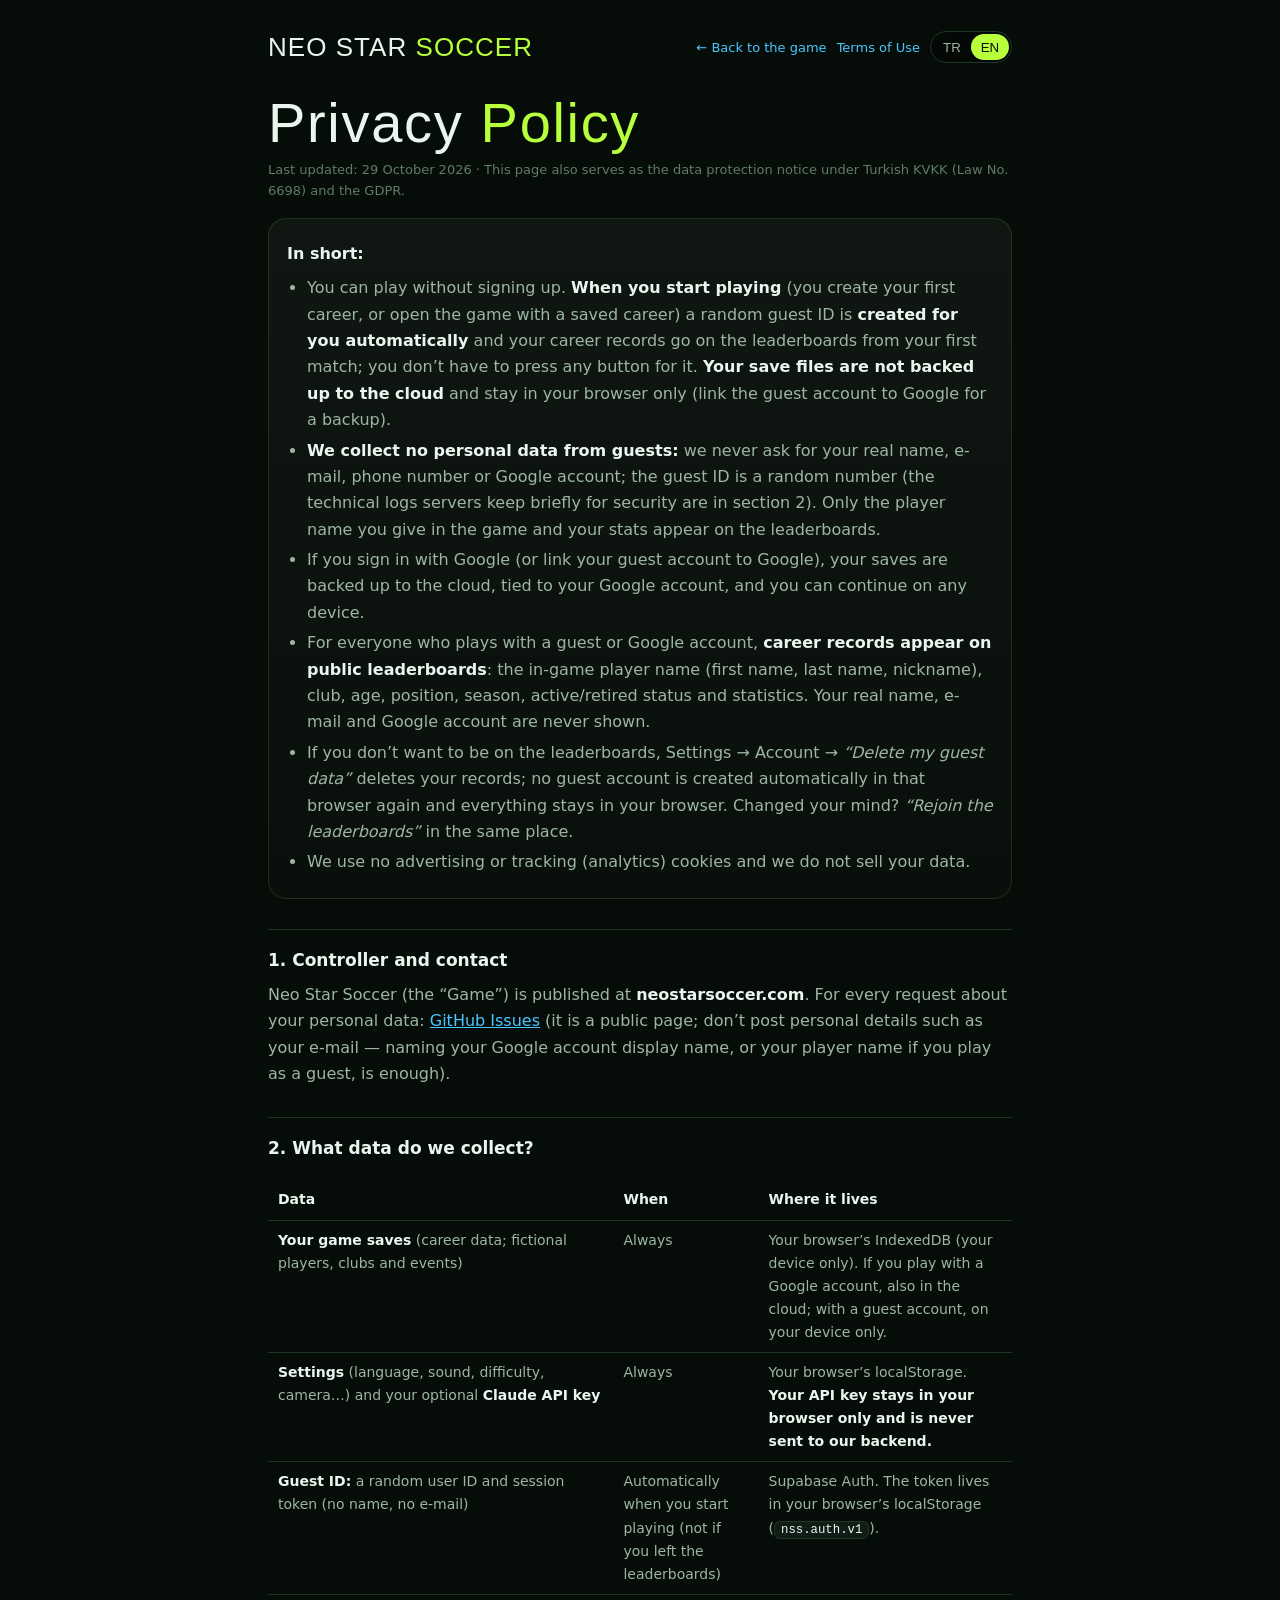
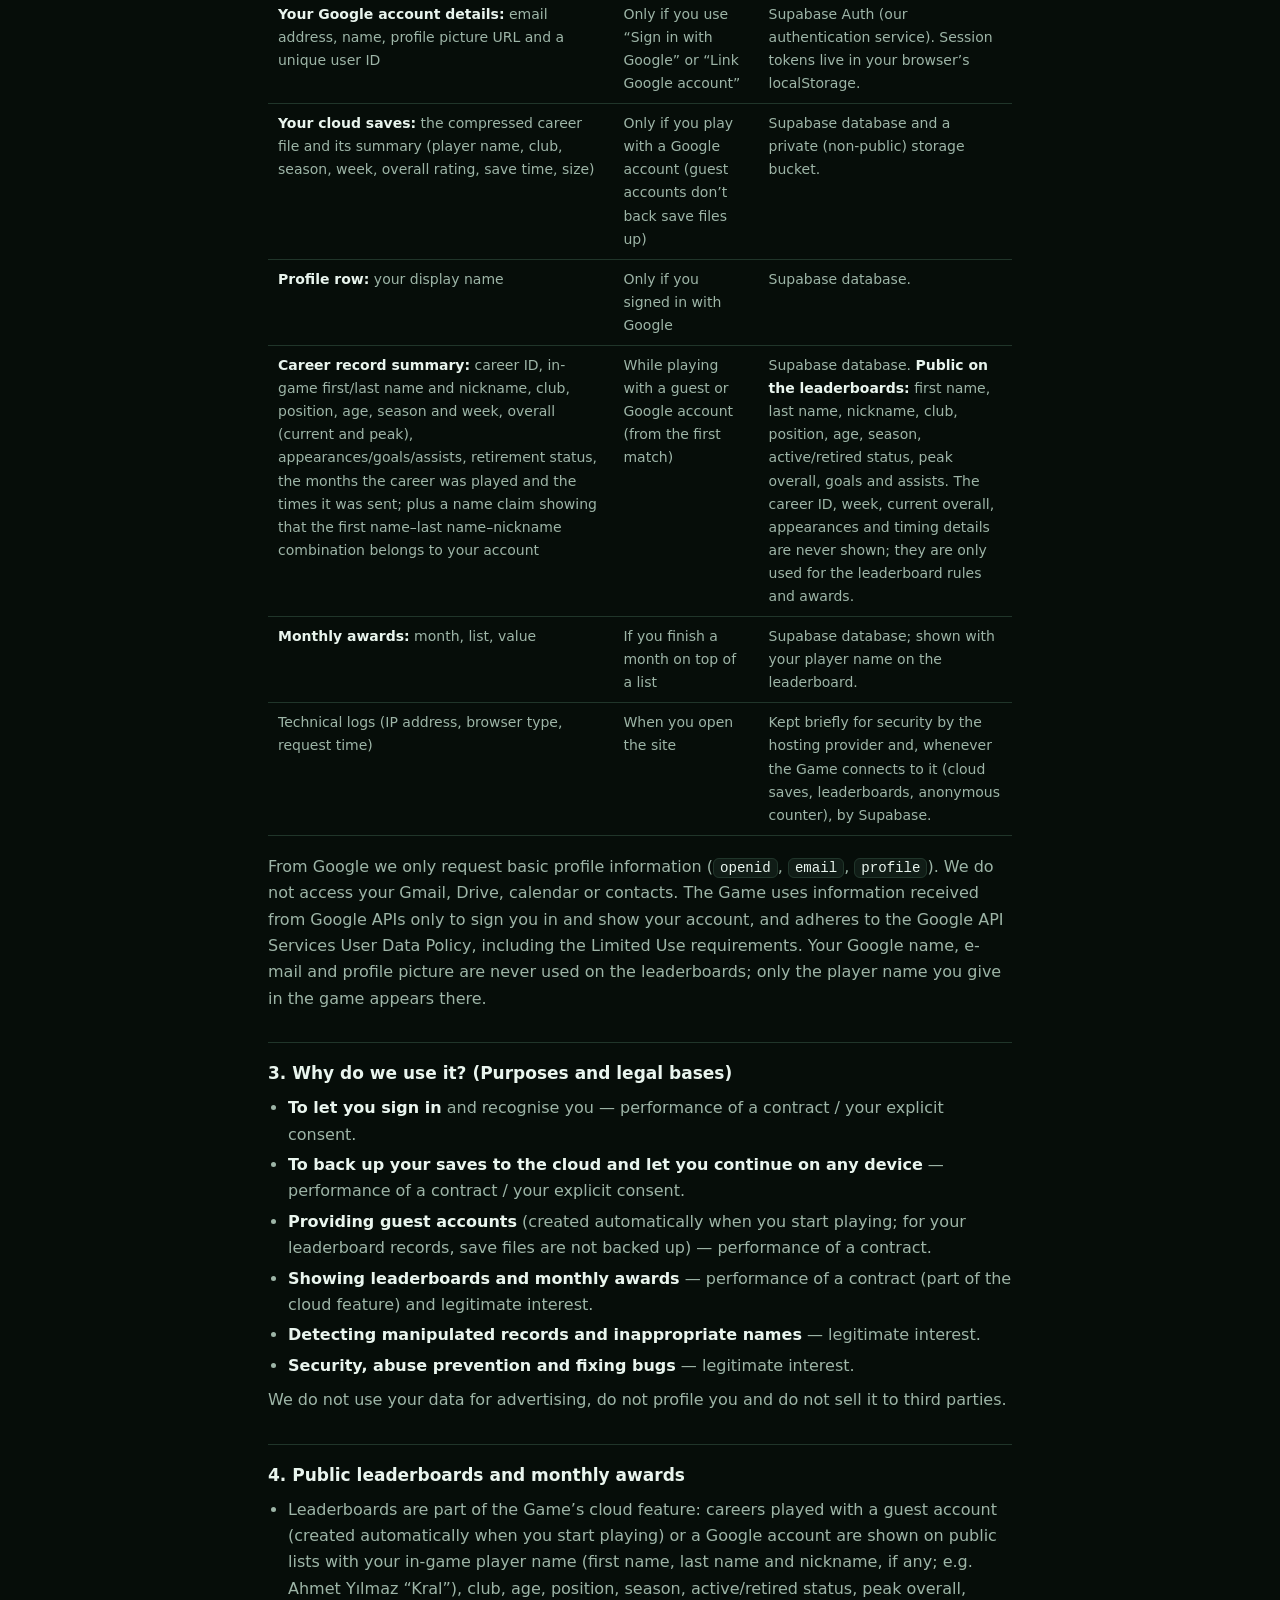
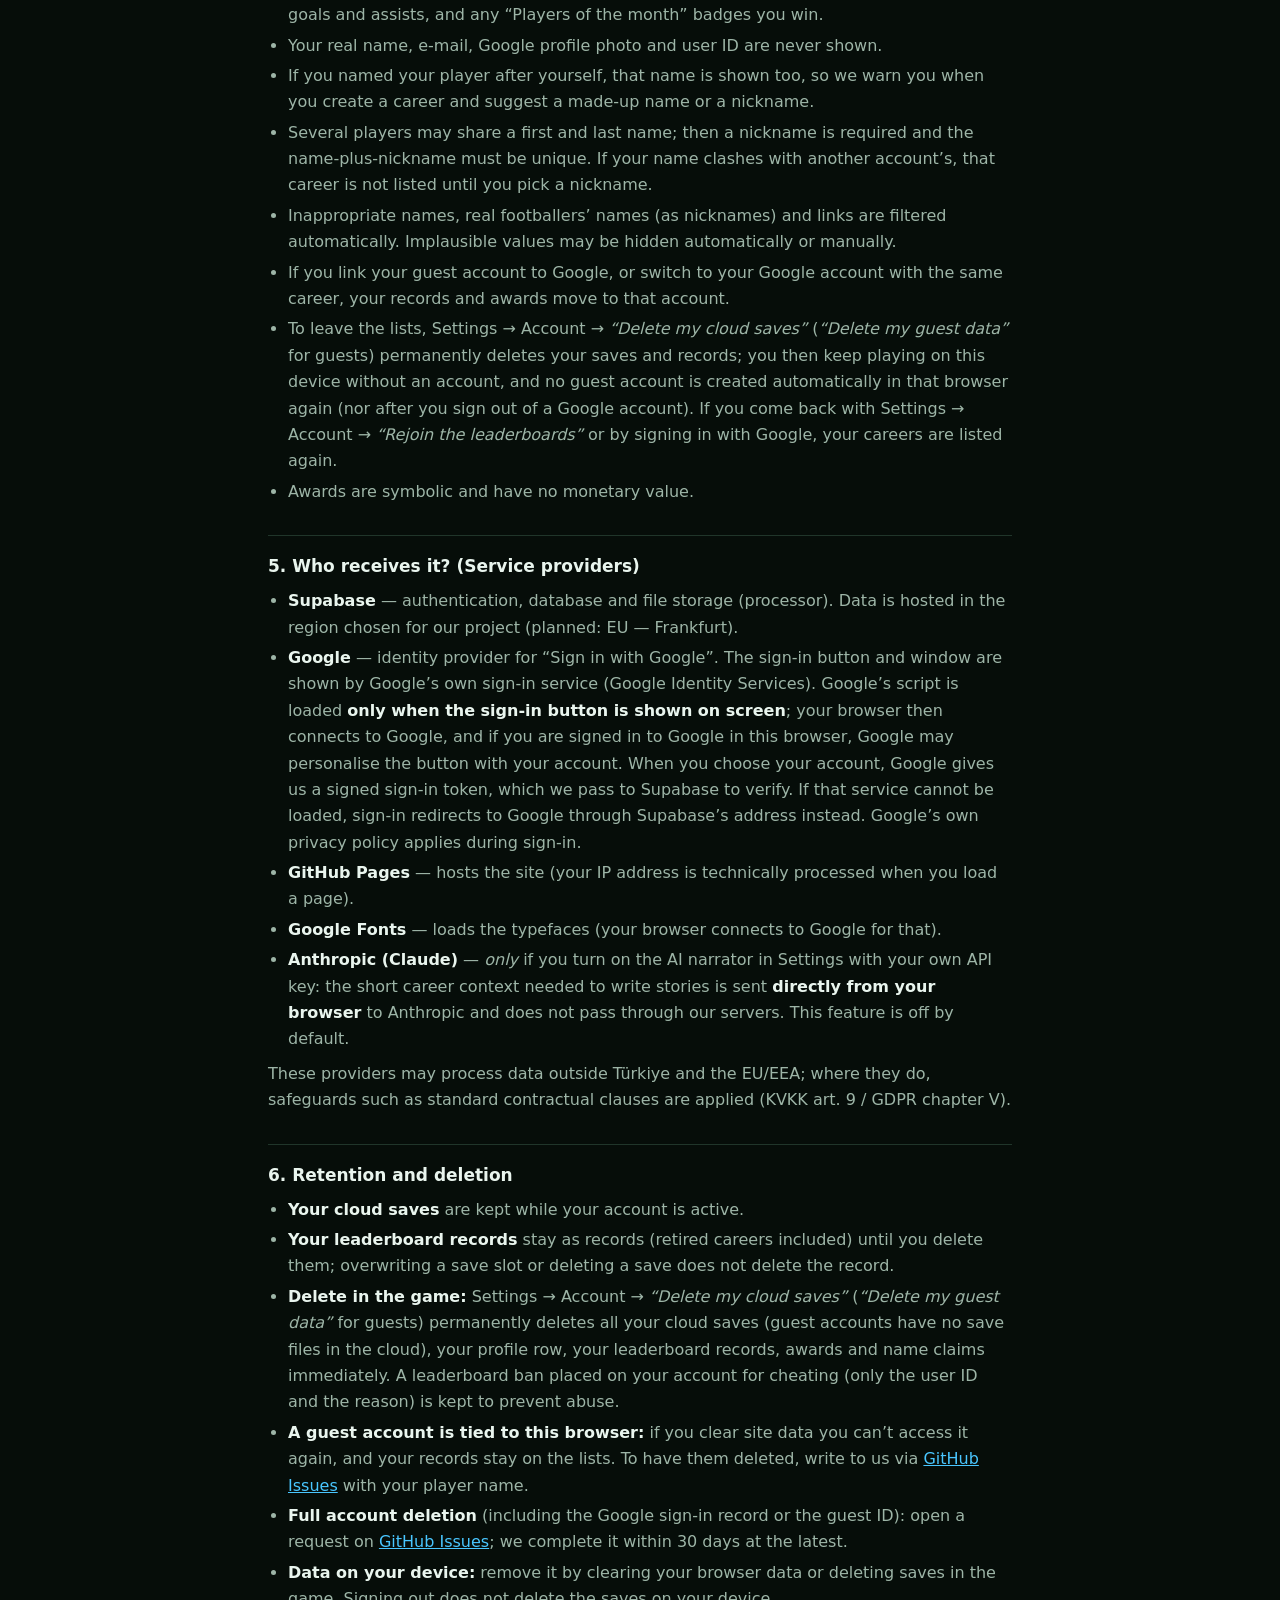
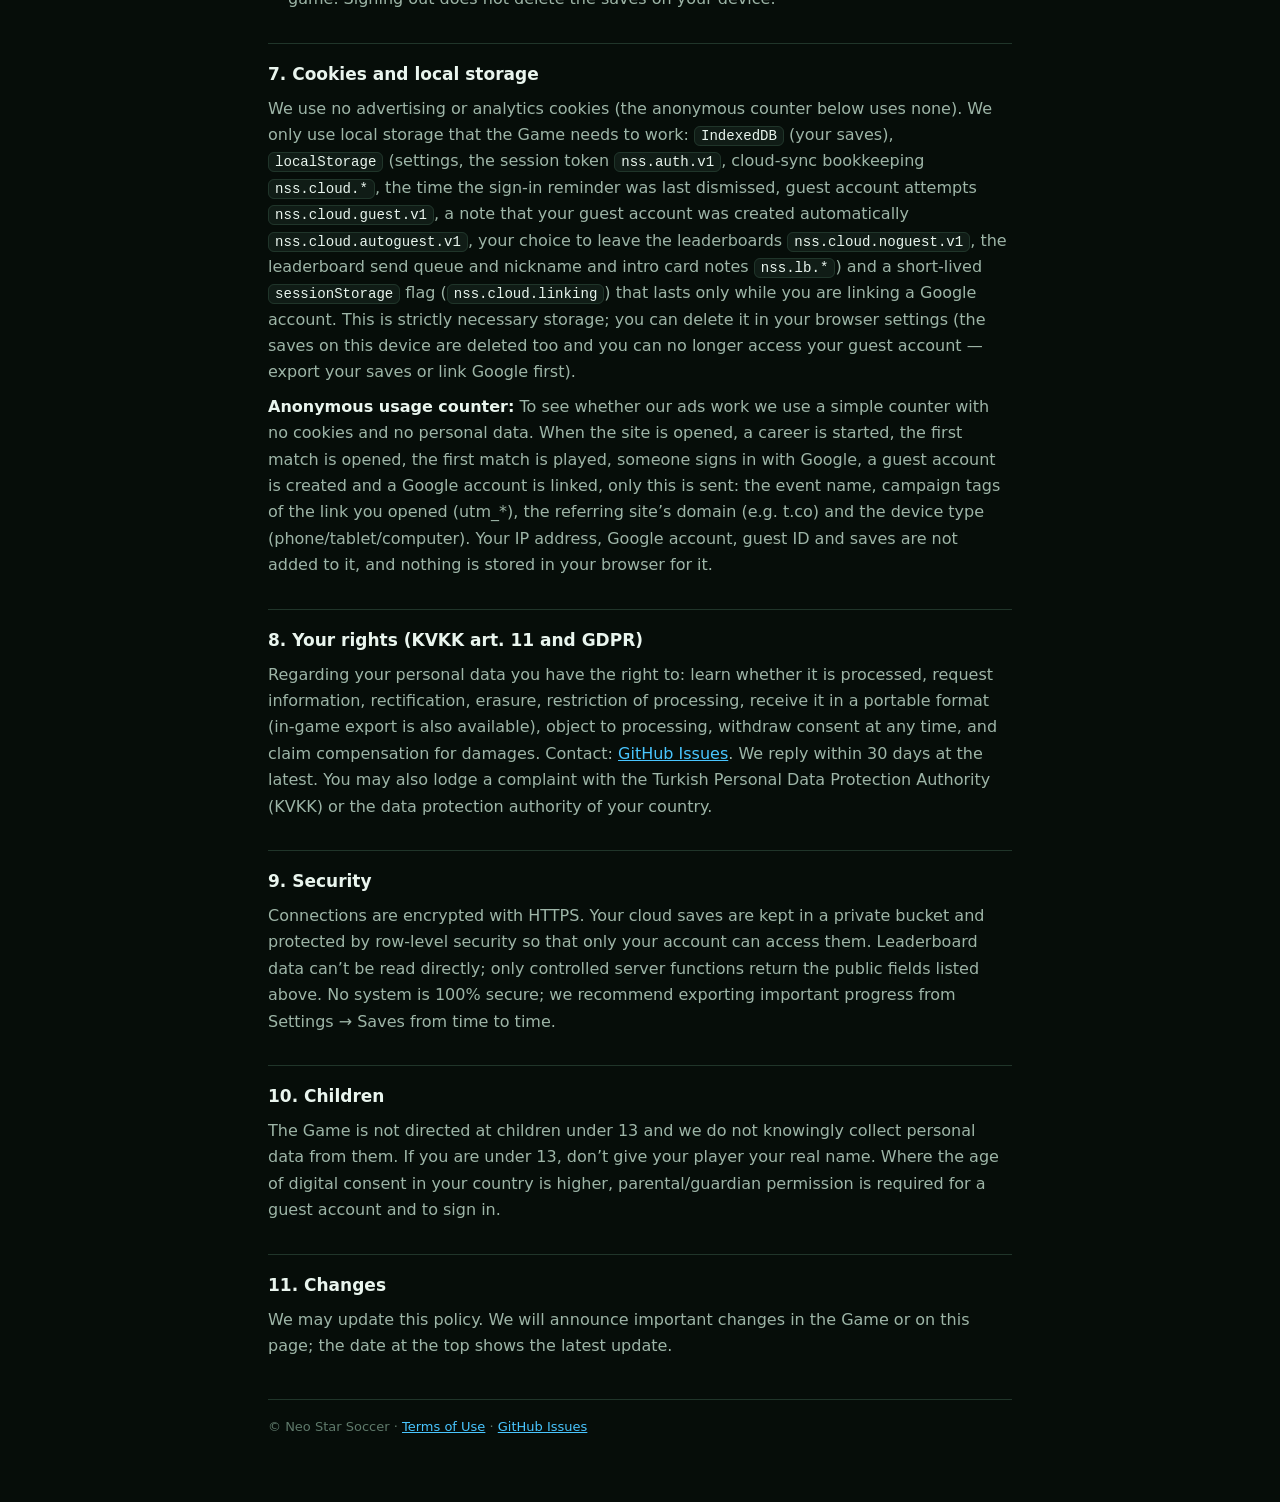
<file: privacy.html>
<!doctype html>
<html lang="tr">
<head>
<meta charset="UTF-8" />
<meta name="viewport" content="width=device-width, initial-scale=1.0" />
<meta name="theme-color" content="#060d09" />
<title>Gizlilik Politikası · Privacy Policy — Neo Star Soccer</title>
<meta name="description" content="Neo Star Soccer gizlilik politikası ve KVKK / GDPR aydınlatma metni. Privacy policy and data protection notice." />
<link rel="icon" href="data:image/svg+xml,<svg xmlns='http://www.w3.org/2000/svg' viewBox='0 0 100 100'><text y='.9em' font-size='90'>⚽</text></svg>" />
<style>
  :root { --bg:#060d09; --panel:#101c16; --line:#20352a; --ink:#e9f5ee; --dim:#9db5a7; --mute:#5f7a6b; --accent:#b8ff3c; --info:#49c6ff; color-scheme: dark; }
  * { box-sizing: border-box; }
  html { -webkit-text-size-adjust: 100%; }
  body { margin:0; background: radial-gradient(1000px 600px at 85% -10%, #12301f 0%, transparent 60%), var(--bg); color:var(--ink);
    font: 16px/1.65 Inter, ui-sans-serif, system-ui, -apple-system, "Segoe UI", Roboto, sans-serif; -webkit-font-smoothing: antialiased; }
  .wrap { max-width: 780px; margin: 0 auto; padding: 20px 18px 64px; }
  header.top { display:flex; align-items:center; justify-content:space-between; gap:12px; flex-wrap:wrap; padding: 6px 0 18px; }
  .brand { font-family: "Bebas Neue", Impact, "Arial Narrow", sans-serif; letter-spacing: .04em; font-size: 26px; color: var(--ink); text-decoration:none; }
  .brand b { color: var(--accent); font-weight: 400; }
  nav.tools { display:flex; align-items:center; gap:10px; flex-wrap:wrap; font-size: 13px; }
  nav.tools a { color: var(--info); text-decoration:none; } nav.tools a:hover { text-decoration: underline; }
  .lang { display:inline-flex; border:1px solid var(--line); border-radius:999px; padding:2px; background: rgba(0,0,0,.3); }
  .lang button { border:0; background:transparent; color:var(--dim); font: 700 12px/1 inherit; text-transform:uppercase; height:26px; width:38px; border-radius:999px; cursor:pointer; }
  .lang button[aria-pressed="true"] { background: var(--accent); color: var(--bg); }
  h1 { font-family: "Bebas Neue", Impact, "Arial Narrow", sans-serif; font-weight:400; letter-spacing:.03em; font-size: clamp(38px, 8vw, 56px); line-height: 1; margin: 8px 0 6px; }
  h1 span { color: var(--accent); }
  h2 { font-size: 17px; margin: 30px 0 8px; padding-top: 16px; border-top: 1px solid var(--line); color: var(--ink); }
  p, li { color: var(--dim); } p { margin: 8px 0; } ul { padding-left: 20px; margin: 8px 0; } li { margin: 4px 0; }
  strong { color: var(--ink); } a { color: var(--info); } code { background: var(--panel); border:1px solid var(--line); border-radius:6px; padding: 1px 6px; font-size: .88em; color: var(--ink); }
  .meta { color: var(--mute); font-size: 13px; }
  .card { background: linear-gradient(180deg, rgba(255,255,255,.045), rgba(255,255,255,.015)); border:1px solid rgba(184,255,60,.12); border-radius: 18px; padding: 14px 18px; margin: 16px 0; }
  table { width:100%; border-collapse: collapse; margin: 10px 0; font-size: 14px; }
  th, td { text-align:left; vertical-align:top; padding: 8px 10px; border-bottom: 1px solid var(--line); color: var(--dim); } th { color: var(--ink); font-weight:700; }
  .scroll { overflow-x:auto; }
  html[data-lang="tr"] [lang="en"], html[data-lang="en"] [lang="tr"] { display: none; }
  footer { margin-top: 40px; padding-top: 16px; border-top: 1px solid var(--line); font-size: 13px; color: var(--mute); }
</style>
</head>
<body>
<div class="wrap">
<header class="top">
  <a class="brand" href="./">NEO STAR <b>SOCCER</b></a>
  <nav class="tools">
    <a href="./">← <span lang="tr">Oyuna dön</span><span lang="en">Back to the game</span></a>
    <a href="terms.html"><span lang="tr">Kullanım Koşulları</span><span lang="en">Terms of Use</span></a>
    <span class="lang" role="group" aria-label="Language"><button type="button" data-set="tr" aria-pressed="true">TR</button><button type="button" data-set="en" aria-pressed="false">EN</button></span>
  </nav>
</header>

<!-- ============================ TÜRKÇE ============================ -->
<main lang="tr">
  <h1>Gizlilik <span>Politikası</span></h1>
  <p class="meta">Son güncelleme: 29 Ekim 2026 · Bu metin aynı zamanda 6698 sayılı KVKK kapsamında aydınlatma metnidir.</p>

  <div class="card">
    <p><strong>Kısaca:</strong></p>
    <ul>
      <li>Oyunu üye olmadan oynayabilirsin. <strong>Oynamaya başladığında</strong> (ilk kariyerini kurduğunda ya da kayıtlı kariyerinle oyunu açtığında) senin için <strong>otomatik olarak</strong> rastgele bir misafir kimliği oluşturulur ve ilk maçından itibaren kariyer rekorların sıralamalara kaydedilir; bunun için bir düğmeye basman gerekmez. <strong>Kayıt dosyaların buluta yedeklenmez</strong>, yalnızca tarayıcında kalır (yedek için misafir hesabını Google’a bağlayabilirsin).</li>
      <li><strong>Misafirlerden kişisel veri toplamayız:</strong> gerçek adını, e-postanı, telefonunu ya da Google hesabını istemeyiz; misafir kimliği rastgele bir numaradır (sunucuların güvenlik için kısa süre tuttuğu teknik kayıtlar 2. bölümde). Sıralamada yalnızca oyun içinde verdiğin oyuncu adı ve istatistikler görünür.</li>
      <li>“Google ile giriş yap” dersen (ya da misafir hesabını Google’a bağlarsan) kayıtların buluta yedeklenir, Google hesabına bağlanır ve her cihazdan devam edersin.</li>
      <li>Misafir ya da Google hesabıyla oynayan herkesin <strong>kariyer rekorları herkese açık sıralamalarda görünür</strong>: oyun içi oyuncu adı (ad, soyad, lakap), kulüp, yaş, mevki, sezon, aktif/emekli durumu ve istatistikler. Gerçek adın, e-postan ve Google hesabın hiçbir zaman gösterilmez.</li>
      <li>Sıralamalarda yer almak istemezsen Ayarlar → Hesap → <em>“Misafir verilerimi sil”</em> rekorlarını siler; o tarayıcıda bir daha otomatik misafir hesabı açılmaz ve her şey yalnızca tarayıcında kalır. Fikrini değiştirirsen aynı yerden <em>“Sıralamaya tekrar katıl”</em>.</li>
      <li>Reklam ya da izleme (analitik) çerezi kullanmıyoruz, verini satmıyoruz.</li>
    </ul>
  </div>

  <h2>1. Veri sorumlusu ve iletişim</h2>
  <p>Neo Star Soccer (“Oyun”) <strong>neostarsoccer.com</strong> adresinde yayınlanır. Kişisel verilerinle ilgili tüm talepler için: <a href="https://github.com/oknkeles/neostarsoccer-site/issues">GitHub Issues</a> (herkese açık bir sayfadır; e-posta gibi kişisel bilgilerini oraya yazma, Google hesabının adını ya da misafirsen oyuncu adını belirtmen yeterli).</p>

  <h2>2. Hangi verileri topluyoruz?</h2>
  <div class="scroll"><table>
    <tr><th>Veri</th><th>Ne zaman</th><th>Nerede durur</th></tr>
    <tr><td><strong>Oyun kayıtların</strong> (kariyer verin; oyun içi hayali oyuncu, kulüp ve olaylar)</td><td>Her zaman</td><td>Tarayıcının IndexedDB deposu (yalnızca senin cihazın). Google hesabıyla oynarsan ayrıca bulutta; misafir hesabında yalnızca cihazında.</td></tr>
    <tr><td><strong>Ayarlar</strong> (dil, ses, zorluk, kamera vb.) ve isteğe bağlı <strong>Claude API anahtarın</strong></td><td>Her zaman</td><td>Tarayıcının localStorage deposu. <strong>API anahtarın yalnızca tarayıcında kalır, bizim sunucularımıza hiçbir zaman gönderilmez.</strong></td></tr>
    <tr><td><strong>Misafir kimliği:</strong> rastgele kullanıcı kimliği ve oturum belirteci (ad, e-posta yok)</td><td>Oynamaya başladığında otomatik olarak (sıralamalardan çıktıysan oluşturulmaz)</td><td>Supabase Auth. Belirteç tarayıcının localStorage deposunda (<code>nss.auth.v1</code>).</td></tr>
    <tr><td><strong>Google hesap bilgilerin:</strong> e-posta adresi, ad-soyad, profil fotoğrafı bağlantısı ve benzersiz kullanıcı kimliği</td><td>Yalnızca “Google ile giriş yap”ı ya da “Google hesabına bağla”yı kullanırsan</td><td>Supabase Auth (kimlik doğrulama hizmetimiz). Oturum belirteçleri tarayıcının localStorage deposunda.</td></tr>
    <tr><td><strong>Bulut kayıtların:</strong> sıkıştırılmış kariyer dosyası ve özeti (oyuncu adı, kulüp, sezon, hafta, genel güç, kayıt zamanı, boyut)</td><td>Yalnızca Google hesabıyla oynuyorsan (misafir hesapları kayıt dosyası yedeklemez)</td><td>Supabase veritabanı ve özel (herkese kapalı) depolama alanı.</td></tr>
    <tr><td><strong>Profil satırı:</strong> görünen adın</td><td>Yalnızca Google ile giriş yaptıysan</td><td>Supabase veritabanı.</td></tr>
    <tr><td><strong>Kariyer rekoru özeti:</strong> kariyer kimliği, oyun içi ad/soyad/lakap, kulüp, mevki, yaş, sezon ve hafta, genel güç (anlık ve en yüksek), maç/gol/asist sayıları, emeklilik durumu, kariyerin hangi aylarda oynandığı ve gönderim zamanları; ayrıca ad-soyad-lakap üçlüsünün hesabına ait olduğunu gösteren ad kaydı</td><td>Misafir ya da Google hesabıyla oynarken (ilk maçtan itibaren)</td><td>Supabase veritabanı. <strong>Sıralamalarda herkese açık olanlar:</strong> ad, soyad, lakap, kulüp, mevki, yaş, sezon, aktif/emekli durumu, en yüksek genel güç, gol ve asist sayıları. Kariyer kimliği, hafta, anlık genel güç, maç sayısı ve zaman bilgileri gösterilmez; yalnızca sıralama kuralları ve ödüller için kullanılır.</td></tr>
    <tr><td><strong>Aylık ödüller:</strong> ay, liste, değer</td><td>Bir ayı listenin zirvesinde bitirirsen</td><td>Supabase veritabanı; sıralamada oyuncu adınla gösterilir.</td></tr>
    <tr><td>Teknik kayıtlar (IP adresi, tarayıcı türü, istek zamanı)</td><td>Siteyi açtığında</td><td>Barındırma sağlayıcısı ve (oyun ona bağlandığında: bulut kayıtları, sıralamalar, anonim sayaç) Supabase tarafından güvenlik amacıyla kısa süre tutulur.</td></tr>
  </table></div>
  <p>Google’dan yalnızca temel profil bilgilerini (<code>openid</code>, <code>email</code>, <code>profile</code>) isteriz. Gmail, Drive, takvim ya da kişilerine erişmeyiz. Oyun, Google API’lerinden aldığı bilgileri yalnızca giriş yapman ve hesabını göstermen için kullanır; Google API Hizmetleri Kullanıcı Verileri Politikası’na (Sınırlı Kullanım gereklilikleri dahil) uyar. Google’dan gelen adın, e-postan ve profil fotoğrafın sıralamalarda hiçbir zaman kullanılmaz; orada yalnızca oyun içinde verdiğin oyuncu adı görünür.</p>

  <h2>3. Verileri neden kullanıyoruz? (Amaçlar ve hukuki sebepler)</h2>
  <ul>
    <li><strong>Giriş yapmanı sağlamak</strong> ve seni tanımak — sözleşmenin ifası / açık rızan.</li>
    <li><strong>Kayıtlarını buluta yedeklemek ve her cihazdan devam etmeni sağlamak</strong> — sözleşmenin ifası / açık rızan.</li>
    <li><strong>Misafir hesabı sağlamak</strong> (oynamaya başladığında otomatik açılır; sıralama rekorların için, kayıt dosyası yedeklenmez) — sözleşmenin ifası.</li>
    <li><strong>Sıralamaları ve aylık ödülleri göstermek</strong> — sözleşmenin ifası (oyunun bulut özelliğinin parçası) ve meşru menfaat.</li>
    <li><strong>Hileli kayıtları ve uygunsuz adları tespit etmek</strong> — meşru menfaat.</li>
    <li><strong>Güvenlik, kötüye kullanımın önlenmesi ve hataların giderilmesi</strong> — meşru menfaat.</li>
  </ul>
  <p>Verilerini reklam amacıyla kullanmaz, profil çıkarmaz, üçüncü taraflara satmayız.</p>

  <h2>4. Herkese açık sıralamalar ve aylık ödüller</h2>
  <ul>
    <li>Sıralamalar oyunun bulut özelliğinin bir parçasıdır: misafir hesabıyla (oynamaya başladığında otomatik açılır) ya da Google hesabıyla oynadığın kariyerler, oyun içi oyuncu adınla (ad, soyad ve varsa lakap; örneğin Ahmet Yılmaz “Kral”), kulüp, yaş, mevki, sezon, aktif/emekli durumu, en yüksek genel güç, gol ve asist sayıları ve kazandığın “Ayın oyuncuları” rozetleriyle herkese açık listelerde gösterilir.</li>
    <li>Gerçek adın, e-postan, Google profil fotoğrafın ve kullanıcı kimliğin hiçbir zaman gösterilmez.</li>
    <li>Oyuncuna kendi adını verdiysen bu ad da görünür; bu yüzden kariyer oluştururken uyarırız ve hayali bir ad ya da lakap kullanmanı öneririz.</li>
    <li>Aynı ad ve soyadla birden fazla oyuncu olabilir; bu durumda lakap zorunludur ve ad-soyad-lakap üçlüsü benzersiz olmalıdır. Adın başka bir hesabınkiyle çakışırsa, lakap seçene kadar o kariyer listede görünmez.</li>
    <li>Uygunsuz adlar, gerçek futbolcuların adları (lakap olarak) ve bağlantılar otomatik olarak süzülür. Makul olmayan değerler otomatik ya da elle gizlenebilir.</li>
    <li>Misafir hesabını Google’a bağlarsan ya da aynı kariyerle Google hesabına geçersen rekorların ve ödüllerin o hesaba taşınır.</li>
    <li>Listelerden çıkmak istersen Ayarlar → Hesap → <em>“Bulut kayıtlarımı sil”</em> (misafirlerde <em>“Misafir verilerimi sil”</em>) kayıtlarını ve rekorlarını kalıcı olarak siler; ardından bu cihazda hesapsız oynamaya devam edersin ve o tarayıcıda bir daha otomatik misafir hesabı açılmaz (Google hesabından çıkış yaptığında da açılmaz). Ayarlar → Hesap → <em>“Sıralamaya tekrar katıl”</em> ile ya da Google ile giriş yaparak dönersen kariyerlerin tekrar listelenir.</li>
    <li>Ödüller semboliktir; maddi değeri yoktur.</li>
  </ul>

  <h2>5. Kimlerle paylaşılır? (Hizmet sağlayıcılar)</h2>
  <ul>
    <li><strong>Supabase</strong> — kimlik doğrulama, veritabanı ve dosya depolama (veri işleyen). Veriler, projemiz için seçilen bölgede (planlanan: AB — Frankfurt) barındırılır.</li>
    <li><strong>Google</strong> — “Google ile giriş” için kimlik sağlayıcı. Giriş butonu ve giriş penceresi Google’ın kendi oturum açma hizmeti (Google Identity Services) tarafından gösterilir. Google’ın bu betiği <strong>yalnızca giriş butonu ekranda gösterildiğinde</strong> yüklenir; o sırada tarayıcın Google’a bağlanır ve tarayıcında açık bir Google oturumun varsa Google butonu hesabınla kişiselleştirebilir. Hesabını seçtiğinde Google bize imzalı bir giriş belirteci verir; bunu doğrulanması için Supabase’e iletiriz. Bu hizmet yüklenemezse giriş, Supabase’in adresi üzerinden Google’a yönlendirilerek yapılır. Girişte Google’ın kendi gizlilik politikası geçerlidir.</li>
    <li><strong>GitHub Pages</strong> — siteyi barındırır (sayfayı açtığında IP adresin teknik olarak işlenir).</li>
    <li><strong>Google Fonts</strong> — yazı tiplerini yükler (tarayıcın bu sırada Google’a bağlanır).</li>
    <li><strong>Anthropic (Claude)</strong> — <em>yalnızca</em> Ayarlar’dan yapay zekâ anlatıcısını kendi API anahtarınla açarsan: kariyerinin hikâye üretimi için gereken kısa bağlam, tarayıcından <strong>doğrudan</strong> Anthropic’e gönderilir; bizim sunucularımızdan geçmez. Bu özellik varsayılan olarak kapalıdır.</li>
  </ul>
  <p>Bu sağlayıcılar Türkiye ve AB/AEA dışında veri işleyebilir; bu durumda yeterli koruma için standart sözleşme maddeleri gibi güvenceler uygulanır (KVKK m.9 / GDPR bölüm V).</p>

  <h2>6. Saklama süresi ve silme</h2>
  <ul>
    <li><strong>Bulut kayıtların</strong> hesabın açık olduğu sürece saklanır.</li>
    <li><strong>Sıralama rekorların</strong> sen silene kadar (emekli kariyerler dahil) rekor olarak kalır; bir kayıt yuvasının üzerine yazman ya da kaydı silmen rekoru silmez.</li>
    <li><strong>Oyun içinden sil:</strong> Ayarlar → Hesap → <em>“Bulut kayıtlarımı sil”</em> (misafirlerde <em>“Misafir verilerimi sil”</em>) ile buluttaki tüm kayıtlarını (misafir hesaplarında bulutta kayıt dosyası yoktur), profil satırını, sıralama rekorlarını, ödüllerini ve ad kaydını anında ve kalıcı olarak silebilirsin. Hile nedeniyle hesabına konmuş bir sıralama engeli (yalnızca kullanıcı kimliği ve neden) kötüye kullanımı önlemek için kalır.</li>
    <li><strong>Misafir hesabın bu tarayıcıya bağlıdır:</strong> tarayıcı verilerini silersen ona bir daha erişemezsin; rekorların listede kalır. Silinmesini istersen <a href="https://github.com/oknkeles/neostarsoccer-site/issues">GitHub Issues</a> üzerinden oyuncu adınla yaz.</li>
    <li><strong>Hesabının tamamen silinmesi</strong> (Google giriş kaydı ya da misafir kimliği dahil) için <a href="https://github.com/oknkeles/neostarsoccer-site/issues">GitHub Issues</a> üzerinden yaz; en geç 30 gün içinde yerine getiririz.</li>
    <li><strong>Cihazındaki veriler:</strong> tarayıcı verilerini temizleyerek ya da oyun içinden kayıtlarını silerek kaldırabilirsin. Çıkış yapman, cihazdaki kayıtlarını silmez.</li>
  </ul>

  <h2>7. Çerezler ve yerel depolama</h2>
  <p>Reklam ya da analitik çerezi kullanmıyoruz (aşağıdaki anonim sayaç çerez kullanmaz). Yalnızca oyunun çalışması için gerekli yerel depolama kullanırız: <code>IndexedDB</code> (oyun kayıtların), <code>localStorage</code> (ayarlar, oturum belirteci <code>nss.auth.v1</code>, bulut eşitleme notları <code>nss.cloud.*</code>, giriş hatırlatma kartının zamanı, misafir hesabı denemeleri <code>nss.cloud.guest.v1</code>, misafir hesabının otomatik açıldığı notu <code>nss.cloud.autoguest.v1</code>, sıralamalardan çıkma tercihin <code>nss.cloud.noguest.v1</code>, sıralama gönderim kuyruğu, lakap ve tanıtım kartı notları <code>nss.lb.*</code>) ve Google hesabı bağlanırken dönüşe kadar duran kısa süreli bir <code>sessionStorage</code> işareti (<code>nss.cloud.linking</code>). Bunlar zorunlu depolamadır; tarayıcı ayarlarından silebilirsin (bu cihazdaki kayıtların da silinir ve misafir hesabına bir daha erişemezsin; önce dışa aktarmanı ya da Google’a bağlamanı öneririz).</p>
  <p><strong>Anonim kullanım sayacı:</strong> Reklamlarımızın işe yarayıp yaramadığını görmek için çerez kullanmayan, kişisel veri içermeyen basit bir sayaç kullanıyoruz. Siteye girişte, kariyer başlatıldığında, ilk maça girildiğinde, ilk maç oynandığında, Google ile giriş yapıldığında, misafir hesabı oluşturulduğunda ve Google hesabı bağlandığında sunucumuza yalnızca şu bilgiler gönderilir: olayın adı, açtığın linkteki kampanya etiketleri (utm_*), seni yönlendiren sitenin alan adı (örn. t.co) ve cihaz türü (telefon/tablet/bilgisayar). IP adresin, Google hesabın, misafir kimliğin ya da oyun kaydın bu sayaca eklenmez ve tarayıcına bu amaçla hiçbir şey kaydedilmez.</p>

  <h2>8. Haklarınız (KVKK m.11 ve GDPR)</h2>
  <p>Kişisel verilerinle ilgili olarak şu haklara sahipsin: işlenip işlenmediğini öğrenme, bilgi talep etme, düzeltme, silme/yok etme, işlemenin kısıtlanmasını isteme, verilerini taşınabilir biçimde alma (oyun içinden dışa aktarma da mevcuttur), işlemeye itiraz etme, rızanı her zaman geri çekme ve zarara uğraman halinde tazminat talep etme. Başvuru: <a href="https://github.com/oknkeles/neostarsoccer-site/issues">GitHub Issues</a>. Yanıtı en geç 30 gün içinde veririz. Ayrıca Kişisel Verileri Koruma Kurumu’na (KVKK) veya yaşadığın ülkenin veri koruma otoritesine şikâyet hakkın saklıdır.</p>

  <h2>9. Güvenlik</h2>
  <p>Bağlantılar HTTPS ile şifrelenir. Bulut kayıtların herkese kapalı bir depoda tutulur ve satır düzeyinde güvenlik kurallarıyla yalnızca senin hesabının erişebileceği şekilde korunur. Sıralama verileri doğrudan okunamaz; yalnızca yukarıda sayılan herkese açık alanları döndüren kontrollü sunucu fonksiyonlarıyla erişilir. Hiçbir sistem %100 güvenli değildir; önemli ilerlemeni zaman zaman Ayarlar → Kayıtlar’dan dışa aktarmanı öneririz.</p>

  <h2>10. Çocuklar</h2>
  <p>Oyun 13 yaşın altındaki çocuklara yönelik değildir ve onlardan bilerek kişisel veri toplamayız. 13 yaşın altındaysan oyuncuna gerçek adını verme. Yaşadığın ülkede dijital rıza yaşı daha yüksekse, misafir hesabı ve giriş için ebeveyn/vasi izni gerekir.</p>

  <h2>11. Değişiklikler</h2>
  <p>Bu politikayı güncelleyebiliriz. Önemli değişiklikleri oyunda ya da bu sayfada duyururuz; sayfanın üstündeki tarih en son güncellemeyi gösterir.</p>

  <footer>© Neo Star Soccer · <a href="terms.html">Kullanım Koşulları</a> · <a href="https://github.com/oknkeles/neostarsoccer-site/issues">GitHub Issues</a></footer>
</main>

<!-- ============================ ENGLISH ============================ -->
<main lang="en">
  <h1>Privacy <span>Policy</span></h1>
  <p class="meta">Last updated: 29 October 2026 · This page also serves as the data protection notice under Turkish KVKK (Law No. 6698) and the GDPR.</p>

  <div class="card">
    <p><strong>In short:</strong></p>
    <ul>
      <li>You can play without signing up. <strong>When you start playing</strong> (you create your first career, or open the game with a saved career) a random guest ID is <strong>created for you automatically</strong> and your career records go on the leaderboards from your first match; you don’t have to press any button for it. <strong>Your save files are not backed up to the cloud</strong> and stay in your browser only (link the guest account to Google for a backup).</li>
      <li><strong>We collect no personal data from guests:</strong> we never ask for your real name, e-mail, phone number or Google account; the guest ID is a random number (the technical logs servers keep briefly for security are in section 2). Only the player name you give in the game and your stats appear on the leaderboards.</li>
      <li>If you sign in with Google (or link your guest account to Google), your saves are backed up to the cloud, tied to your Google account, and you can continue on any device.</li>
      <li>For everyone who plays with a guest or Google account, <strong>career records appear on public leaderboards</strong>: the in-game player name (first name, last name, nickname), club, age, position, season, active/retired status and statistics. Your real name, e-mail and Google account are never shown.</li>
      <li>If you don’t want to be on the leaderboards, Settings → Account → <em>“Delete my guest data”</em> deletes your records; no guest account is created automatically in that browser again and everything stays in your browser. Changed your mind? <em>“Rejoin the leaderboards”</em> in the same place.</li>
      <li>We use no advertising or tracking (analytics) cookies and we do not sell your data.</li>
    </ul>
  </div>

  <h2>1. Controller and contact</h2>
  <p>Neo Star Soccer (the “Game”) is published at <strong>neostarsoccer.com</strong>. For every request about your personal data: <a href="https://github.com/oknkeles/neostarsoccer-site/issues">GitHub Issues</a> (it is a public page; don’t post personal details such as your e-mail — naming your Google account display name, or your player name if you play as a guest, is enough).</p>

  <h2>2. What data do we collect?</h2>
  <div class="scroll"><table>
    <tr><th>Data</th><th>When</th><th>Where it lives</th></tr>
    <tr><td><strong>Your game saves</strong> (career data; fictional players, clubs and events)</td><td>Always</td><td>Your browser’s IndexedDB (your device only). If you play with a Google account, also in the cloud; with a guest account, on your device only.</td></tr>
    <tr><td><strong>Settings</strong> (language, sound, difficulty, camera…) and your optional <strong>Claude API key</strong></td><td>Always</td><td>Your browser’s localStorage. <strong>Your API key stays in your browser only and is never sent to our backend.</strong></td></tr>
    <tr><td><strong>Guest ID:</strong> a random user ID and session token (no name, no e-mail)</td><td>Automatically when you start playing (not if you left the leaderboards)</td><td>Supabase Auth. The token lives in your browser’s localStorage (<code>nss.auth.v1</code>).</td></tr>
    <tr><td><strong>Your Google account details:</strong> email address, name, profile picture URL and a unique user ID</td><td>Only if you use “Sign in with Google” or “Link Google account”</td><td>Supabase Auth (our authentication service). Session tokens live in your browser’s localStorage.</td></tr>
    <tr><td><strong>Your cloud saves:</strong> the compressed career file and its summary (player name, club, season, week, overall rating, save time, size)</td><td>Only if you play with a Google account (guest accounts don’t back save files up)</td><td>Supabase database and a private (non-public) storage bucket.</td></tr>
    <tr><td><strong>Profile row:</strong> your display name</td><td>Only if you signed in with Google</td><td>Supabase database.</td></tr>
    <tr><td><strong>Career record summary:</strong> career ID, in-game first/last name and nickname, club, position, age, season and week, overall (current and peak), appearances/goals/assists, retirement status, the months the career was played and the times it was sent; plus a name claim showing that the first name–last name–nickname combination belongs to your account</td><td>While playing with a guest or Google account (from the first match)</td><td>Supabase database. <strong>Public on the leaderboards:</strong> first name, last name, nickname, club, position, age, season, active/retired status, peak overall, goals and assists. The career ID, week, current overall, appearances and timing details are never shown; they are only used for the leaderboard rules and awards.</td></tr>
    <tr><td><strong>Monthly awards:</strong> month, list, value</td><td>If you finish a month on top of a list</td><td>Supabase database; shown with your player name on the leaderboard.</td></tr>
    <tr><td>Technical logs (IP address, browser type, request time)</td><td>When you open the site</td><td>Kept briefly for security by the hosting provider and, whenever the Game connects to it (cloud saves, leaderboards, anonymous counter), by Supabase.</td></tr>
  </table></div>
  <p>From Google we only request basic profile information (<code>openid</code>, <code>email</code>, <code>profile</code>). We do not access your Gmail, Drive, calendar or contacts. The Game uses information received from Google APIs only to sign you in and show your account, and adheres to the Google API Services User Data Policy, including the Limited Use requirements. Your Google name, e-mail and profile picture are never used on the leaderboards; only the player name you give in the game appears there.</p>

  <h2>3. Why do we use it? (Purposes and legal bases)</h2>
  <ul>
    <li><strong>To let you sign in</strong> and recognise you — performance of a contract / your explicit consent.</li>
    <li><strong>To back up your saves to the cloud and let you continue on any device</strong> — performance of a contract / your explicit consent.</li>
    <li><strong>Providing guest accounts</strong> (created automatically when you start playing; for your leaderboard records, save files are not backed up) — performance of a contract.</li>
    <li><strong>Showing leaderboards and monthly awards</strong> — performance of a contract (part of the cloud feature) and legitimate interest.</li>
    <li><strong>Detecting manipulated records and inappropriate names</strong> — legitimate interest.</li>
    <li><strong>Security, abuse prevention and fixing bugs</strong> — legitimate interest.</li>
  </ul>
  <p>We do not use your data for advertising, do not profile you and do not sell it to third parties.</p>

  <h2>4. Public leaderboards and monthly awards</h2>
  <ul>
    <li>Leaderboards are part of the Game’s cloud feature: careers played with a guest account (created automatically when you start playing) or a Google account are shown on public lists with your in-game player name (first name, last name and nickname, if any; e.g. Ahmet Yılmaz “Kral”), club, age, position, season, active/retired status, peak overall, goals and assists, and any “Players of the month” badges you win.</li>
    <li>Your real name, e-mail, Google profile photo and user ID are never shown.</li>
    <li>If you named your player after yourself, that name is shown too, so we warn you when you create a career and suggest a made-up name or a nickname.</li>
    <li>Several players may share a first and last name; then a nickname is required and the name-plus-nickname must be unique. If your name clashes with another account’s, that career is not listed until you pick a nickname.</li>
    <li>Inappropriate names, real footballers’ names (as nicknames) and links are filtered automatically. Implausible values may be hidden automatically or manually.</li>
    <li>If you link your guest account to Google, or switch to your Google account with the same career, your records and awards move to that account.</li>
    <li>To leave the lists, Settings → Account → <em>“Delete my cloud saves”</em> (<em>“Delete my guest data”</em> for guests) permanently deletes your saves and records; you then keep playing on this device without an account, and no guest account is created automatically in that browser again (nor after you sign out of a Google account). If you come back with Settings → Account → <em>“Rejoin the leaderboards”</em> or by signing in with Google, your careers are listed again.</li>
    <li>Awards are symbolic and have no monetary value.</li>
  </ul>

  <h2>5. Who receives it? (Service providers)</h2>
  <ul>
    <li><strong>Supabase</strong> — authentication, database and file storage (processor). Data is hosted in the region chosen for our project (planned: EU — Frankfurt).</li>
    <li><strong>Google</strong> — identity provider for “Sign in with Google”. The sign-in button and window are shown by Google’s own sign-in service (Google Identity Services). Google’s script is loaded <strong>only when the sign-in button is shown on screen</strong>; your browser then connects to Google, and if you are signed in to Google in this browser, Google may personalise the button with your account. When you choose your account, Google gives us a signed sign-in token, which we pass to Supabase to verify. If that service cannot be loaded, sign-in redirects to Google through Supabase’s address instead. Google’s own privacy policy applies during sign-in.</li>
    <li><strong>GitHub Pages</strong> — hosts the site (your IP address is technically processed when you load a page).</li>
    <li><strong>Google Fonts</strong> — loads the typefaces (your browser connects to Google for that).</li>
    <li><strong>Anthropic (Claude)</strong> — <em>only</em> if you turn on the AI narrator in Settings with your own API key: the short career context needed to write stories is sent <strong>directly from your browser</strong> to Anthropic and does not pass through our servers. This feature is off by default.</li>
  </ul>
  <p>These providers may process data outside Türkiye and the EU/EEA; where they do, safeguards such as standard contractual clauses are applied (KVKK art. 9 / GDPR chapter V).</p>

  <h2>6. Retention and deletion</h2>
  <ul>
    <li><strong>Your cloud saves</strong> are kept while your account is active.</li>
    <li><strong>Your leaderboard records</strong> stay as records (retired careers included) until you delete them; overwriting a save slot or deleting a save does not delete the record.</li>
    <li><strong>Delete in the game:</strong> Settings → Account → <em>“Delete my cloud saves”</em> (<em>“Delete my guest data”</em> for guests) permanently deletes all your cloud saves (guest accounts have no save files in the cloud), your profile row, your leaderboard records, awards and name claims immediately. A leaderboard ban placed on your account for cheating (only the user ID and the reason) is kept to prevent abuse.</li>
    <li><strong>A guest account is tied to this browser:</strong> if you clear site data you can’t access it again, and your records stay on the lists. To have them deleted, write to us via <a href="https://github.com/oknkeles/neostarsoccer-site/issues">GitHub Issues</a> with your player name.</li>
    <li><strong>Full account deletion</strong> (including the Google sign-in record or the guest ID): open a request on <a href="https://github.com/oknkeles/neostarsoccer-site/issues">GitHub Issues</a>; we complete it within 30 days at the latest.</li>
    <li><strong>Data on your device:</strong> remove it by clearing your browser data or deleting saves in the game. Signing out does not delete the saves on your device.</li>
  </ul>

  <h2>7. Cookies and local storage</h2>
  <p>We use no advertising or analytics cookies (the anonymous counter below uses none). We only use local storage that the Game needs to work: <code>IndexedDB</code> (your saves), <code>localStorage</code> (settings, the session token <code>nss.auth.v1</code>, cloud-sync bookkeeping <code>nss.cloud.*</code>, the time the sign-in reminder was last dismissed, guest account attempts <code>nss.cloud.guest.v1</code>, a note that your guest account was created automatically <code>nss.cloud.autoguest.v1</code>, your choice to leave the leaderboards <code>nss.cloud.noguest.v1</code>, the leaderboard send queue and nickname and intro card notes <code>nss.lb.*</code>) and a short-lived <code>sessionStorage</code> flag (<code>nss.cloud.linking</code>) that lasts only while you are linking a Google account. This is strictly necessary storage; you can delete it in your browser settings (the saves on this device are deleted too and you can no longer access your guest account — export your saves or link Google first).</p>
  <p><strong>Anonymous usage counter:</strong> To see whether our ads work we use a simple counter with no cookies and no personal data. When the site is opened, a career is started, the first match is opened, the first match is played, someone signs in with Google, a guest account is created and a Google account is linked, only this is sent: the event name, campaign tags of the link you opened (utm_*), the referring site’s domain (e.g. t.co) and the device type (phone/tablet/computer). Your IP address, Google account, guest ID and saves are not added to it, and nothing is stored in your browser for it.</p>

  <h2>8. Your rights (KVKK art. 11 and GDPR)</h2>
  <p>Regarding your personal data you have the right to: learn whether it is processed, request information, rectification, erasure, restriction of processing, receive it in a portable format (in-game export is also available), object to processing, withdraw consent at any time, and claim compensation for damages. Contact: <a href="https://github.com/oknkeles/neostarsoccer-site/issues">GitHub Issues</a>. We reply within 30 days at the latest. You may also lodge a complaint with the Turkish Personal Data Protection Authority (KVKK) or the data protection authority of your country.</p>

  <h2>9. Security</h2>
  <p>Connections are encrypted with HTTPS. Your cloud saves are kept in a private bucket and protected by row-level security so that only your account can access them. Leaderboard data can’t be read directly; only controlled server functions return the public fields listed above. No system is 100% secure; we recommend exporting important progress from Settings → Saves from time to time.</p>

  <h2>10. Children</h2>
  <p>The Game is not directed at children under 13 and we do not knowingly collect personal data from them. If you are under 13, don’t give your player your real name. Where the age of digital consent in your country is higher, parental/guardian permission is required for a guest account and to sign in.</p>

  <h2>11. Changes</h2>
  <p>We may update this policy. We will announce important changes in the Game or on this page; the date at the top shows the latest update.</p>

  <footer>© Neo Star Soccer · <a href="terms.html">Terms of Use</a> · <a href="https://github.com/oknkeles/neostarsoccer-site/issues">GitHub Issues</a></footer>
</main>
</div>
<script>
(function () {
  var root = document.documentElement, KEY = 'nss.settings.v1', lang = null;
  try { var q = new URLSearchParams(location.search).get('lang'); if (q === 'tr' || q === 'en') lang = q; } catch (e) {}
  if (!lang) { try { var s = JSON.parse(localStorage.getItem(KEY) || 'null'); if (s && (s.lang === 'tr' || s.lang === 'en')) lang = s.lang; } catch (e) {} }
  if (!lang) lang = /^tr\b/i.test(navigator.language || '') ? 'tr' : 'en';
  function apply(l) {
    root.setAttribute('data-lang', l); root.lang = l;
    document.querySelectorAll('.lang button').forEach(function (b) { b.setAttribute('aria-pressed', String(b.getAttribute('data-set') === l)); });
  }
  apply(lang);
  document.querySelectorAll('.lang button').forEach(function (b) { b.addEventListener('click', function () { apply(b.getAttribute('data-set')); }); });
})();
</script>
</body>
</html>
</file>
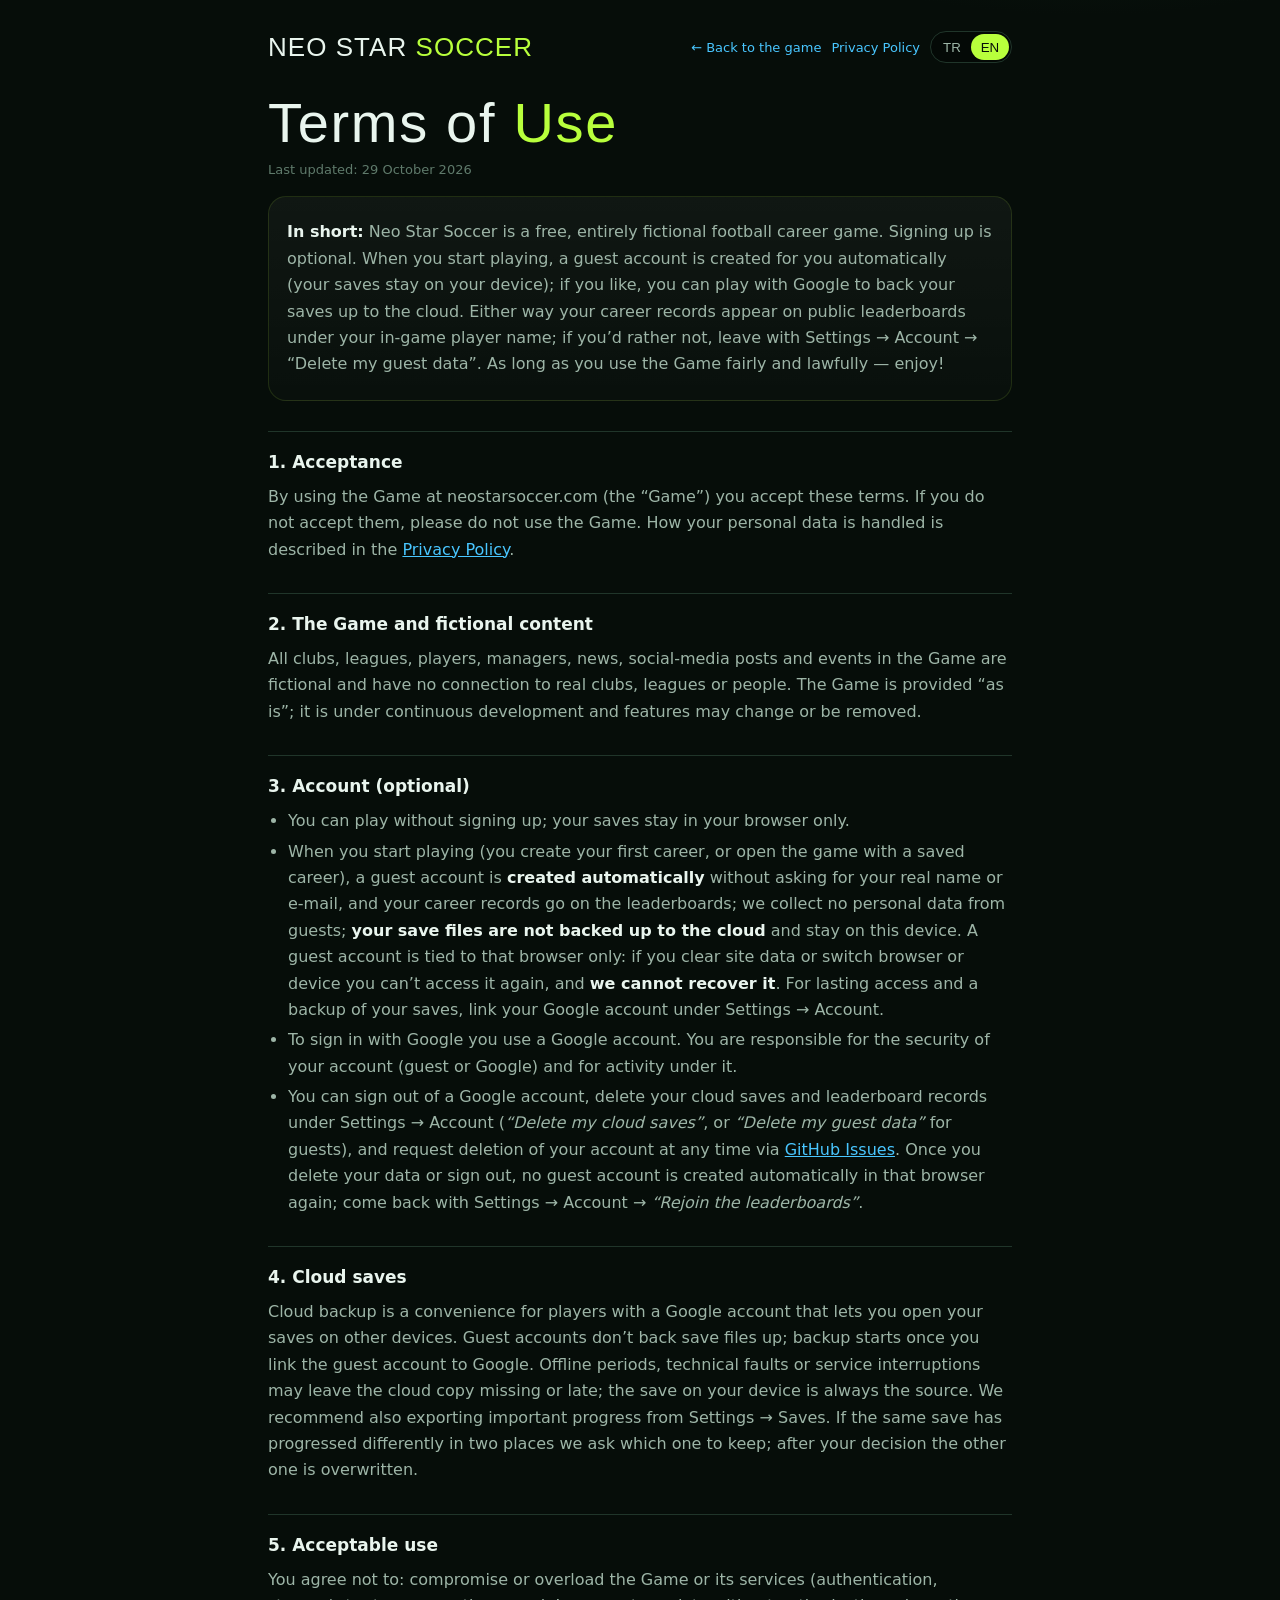
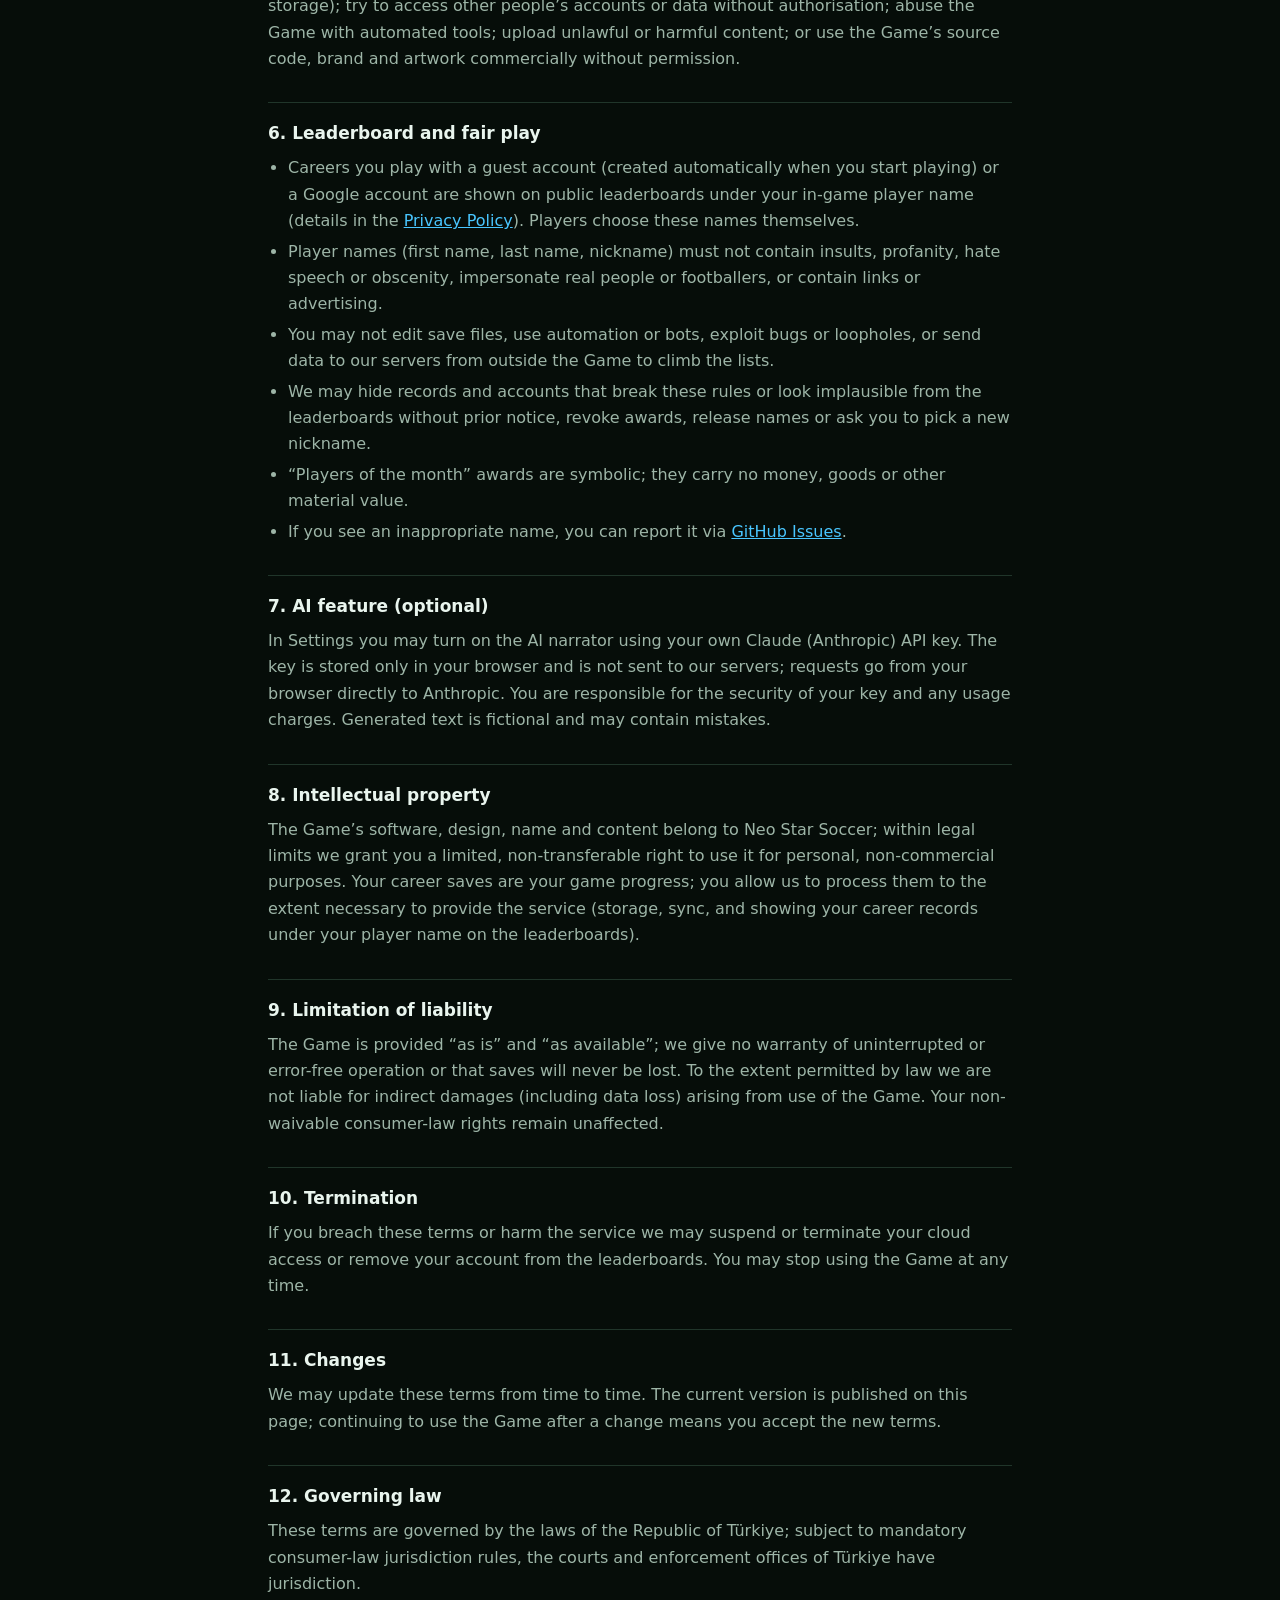
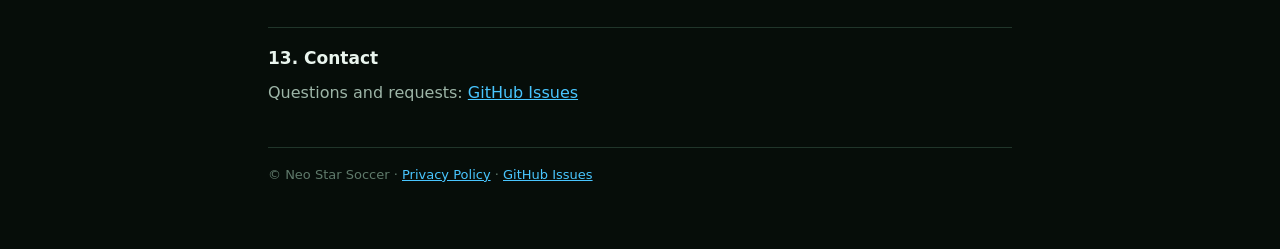
<file: terms.html>
<!doctype html>
<html lang="tr">
<head>
<meta charset="UTF-8" />
<meta name="viewport" content="width=device-width, initial-scale=1.0" />
<meta name="theme-color" content="#060d09" />
<title>Kullanım Koşulları · Terms of Use — Neo Star Soccer</title>
<meta name="description" content="Neo Star Soccer kullanım koşulları. Terms of use." />
<link rel="icon" href="data:image/svg+xml,<svg xmlns='http://www.w3.org/2000/svg' viewBox='0 0 100 100'><text y='.9em' font-size='90'>⚽</text></svg>" />
<style>
  :root { --bg:#060d09; --panel:#101c16; --line:#20352a; --ink:#e9f5ee; --dim:#9db5a7; --mute:#5f7a6b; --accent:#b8ff3c; --info:#49c6ff; color-scheme: dark; }
  * { box-sizing: border-box; }
  html { -webkit-text-size-adjust: 100%; }
  body { margin:0; background: radial-gradient(1000px 600px at 85% -10%, #12301f 0%, transparent 60%), var(--bg); color:var(--ink);
    font: 16px/1.65 Inter, ui-sans-serif, system-ui, -apple-system, "Segoe UI", Roboto, sans-serif; -webkit-font-smoothing: antialiased; }
  .wrap { max-width: 780px; margin: 0 auto; padding: 20px 18px 64px; }
  header.top { display:flex; align-items:center; justify-content:space-between; gap:12px; flex-wrap:wrap; padding: 6px 0 18px; }
  .brand { font-family: "Bebas Neue", Impact, "Arial Narrow", sans-serif; letter-spacing: .04em; font-size: 26px; color: var(--ink); text-decoration:none; }
  .brand b { color: var(--accent); font-weight: 400; }
  nav.tools { display:flex; align-items:center; gap:10px; flex-wrap:wrap; font-size: 13px; }
  nav.tools a { color: var(--info); text-decoration:none; } nav.tools a:hover { text-decoration: underline; }
  .lang { display:inline-flex; border:1px solid var(--line); border-radius:999px; padding:2px; background: rgba(0,0,0,.3); }
  .lang button { border:0; background:transparent; color:var(--dim); font: 700 12px/1 inherit; text-transform:uppercase; height:26px; width:38px; border-radius:999px; cursor:pointer; }
  .lang button[aria-pressed="true"] { background: var(--accent); color: var(--bg); }
  h1 { font-family: "Bebas Neue", Impact, "Arial Narrow", sans-serif; font-weight:400; letter-spacing:.03em; font-size: clamp(38px, 8vw, 56px); line-height: 1; margin: 8px 0 6px; }
  h1 span { color: var(--accent); }
  h2 { font-size: 17px; margin: 30px 0 8px; padding-top: 16px; border-top: 1px solid var(--line); color: var(--ink); }
  p, li { color: var(--dim); } p { margin: 8px 0; } ul { padding-left: 20px; margin: 8px 0; } li { margin: 4px 0; }
  strong { color: var(--ink); } a { color: var(--info); } code { background: var(--panel); border:1px solid var(--line); border-radius:6px; padding: 1px 6px; font-size: .88em; color: var(--ink); }
  .meta { color: var(--mute); font-size: 13px; }
  .card { background: linear-gradient(180deg, rgba(255,255,255,.045), rgba(255,255,255,.015)); border:1px solid rgba(184,255,60,.12); border-radius: 18px; padding: 14px 18px; margin: 16px 0; }
  table { width:100%; border-collapse: collapse; margin: 10px 0; font-size: 14px; }
  th, td { text-align:left; vertical-align:top; padding: 8px 10px; border-bottom: 1px solid var(--line); color: var(--dim); } th { color: var(--ink); font-weight:700; }
  .scroll { overflow-x:auto; }
  html[data-lang="tr"] [lang="en"], html[data-lang="en"] [lang="tr"] { display: none; }
  footer { margin-top: 40px; padding-top: 16px; border-top: 1px solid var(--line); font-size: 13px; color: var(--mute); }
</style>
</head>
<body>
<div class="wrap">
<header class="top">
  <a class="brand" href="./">NEO STAR <b>SOCCER</b></a>
  <nav class="tools">
    <a href="./">← <span lang="tr">Oyuna dön</span><span lang="en">Back to the game</span></a>
    <a href="privacy.html"><span lang="tr">Gizlilik Politikası</span><span lang="en">Privacy Policy</span></a>
    <span class="lang" role="group" aria-label="Language"><button type="button" data-set="tr" aria-pressed="true">TR</button><button type="button" data-set="en" aria-pressed="false">EN</button></span>
  </nav>
</header>

<!-- ============================ TÜRKÇE ============================ -->
<main lang="tr">
  <h1>Kullanım <span>Koşulları</span></h1>
  <p class="meta">Son güncelleme: 29 Ekim 2026</p>

  <div class="card"><p><strong>Kısaca:</strong> Neo Star Soccer ücretsiz, tamamen kurgusal bir futbol kariyer oyunudur. Üye olmak zorunlu değildir. Oynamaya başladığında senin için otomatik olarak bir misafir hesabı açılır (kayıtların cihazında kalır); istersen Google ile oynayıp kayıtlarını buluta yedekleyebilirsin. İki durumda da kariyer rekorların oyun içi oyuncu adınla herkese açık sıralamalarda görünür; istemezsen Ayarlar → Hesap → “Misafir verilerimi sil” ile çıkabilirsin. Oyunu adil ve yasal şekilde kullandığın sürece iyi eğlenceler!</p></div>

  <h2>1. Kabul</h2>
  <p>neostarsoccer.com adresindeki Oyunu (“Oyun”) kullanarak bu koşulları kabul etmiş olursun. Kabul etmiyorsan lütfen Oyunu kullanma. Kişisel verilerinin nasıl işlendiğini <a href="privacy.html">Gizlilik Politikası</a>’nda anlatıyoruz.</p>

  <h2>2. Oyun ve kurgusal içerik</h2>
  <p>Oyundaki tüm kulüpler, ligler, oyuncular, teknik adamlar, haberler, sosyal medya gönderileri ve olaylar kurgusaldır; gerçek kulüp, lig ya da kişilerle bağlantısı yoktur. Oyun “olduğu gibi” sunulur; sürekli geliştirilir, özellikler değişebilir ya da kaldırılabilir.</p>

  <h2>3. Hesap (isteğe bağlı)</h2>
  <ul>
    <li>Üye olmadan oynayabilirsin; kayıtların yalnızca tarayıcında durur.</li>
    <li>Oynamaya başladığında (ilk kariyerini kurduğunda ya da kayıtlı kariyerinle oyunu açtığında) senden gerçek adını ya da e-postanı istemeden <strong>otomatik olarak</strong> bir misafir hesabı açılır ve kariyer rekorların sıralamalara kaydedilir; misafirlerden kişisel veri toplamayız; <strong>kayıt dosyaların buluta yedeklenmez</strong>, yalnızca bu cihazda kalır. Misafir hesabı yalnızca o tarayıcıya bağlıdır: tarayıcı verilerini silersen ya da tarayıcı veya cihaz değiştirirsen ona bir daha erişemezsin ve <strong>hesabı kurtaramayız</strong>. Kalıcı erişim ve kayıt yedeği için Ayarlar → Hesap’tan Google hesabına bağla.</li>
    <li>Google ile giriş yapmak için bir Google hesabı kullanırsın. Hesabının (misafir ya da Google) güvenliğinden ve hesabınla yapılan işlemlerden sen sorumlusun.</li>
    <li>Google hesabından çıkış yapabilir, Ayarlar → Hesap’tan bulut kayıtlarını ve sıralama rekorlarını silebilir (<em>“Bulut kayıtlarımı sil”</em>, misafirlerde <em>“Misafir verilerimi sil”</em>) ve dilediğin zaman hesabının silinmesini <a href="https://github.com/oknkeles/neostarsoccer-site/issues">GitHub Issues</a> adresinden isteyebilirsin. Verilerini sildiğinde ya da çıkış yaptığında o tarayıcıda bir daha otomatik misafir hesabı açılmaz; Ayarlar → Hesap → <em>“Sıralamaya tekrar katıl”</em> ile dönebilirsin.</li>
  </ul>

  <h2>4. Bulut kayıtları</h2>
  <p>Bulut yedeği, kayıtlarını başka cihazlardan açabilmen için Google hesabıyla oynayanlara sunulan bir kolaylıktır. Misafir hesapları kayıt dosyası yedeklemez; misafir hesabını Google’a bağladığında yedekleme başlar. Çevrimdışı, teknik arıza ya da hizmet kesintisi gibi durumlarda bulut kaydının eksik ya da geç güncellenmesi mümkündür; kaynak her zaman bu cihazdaki kayıttır. Önemli ilerlemeni Ayarlar → Kayıtlar’dan dışa aktararak ayrıca yedeklemeni öneririz. Aynı kayıt iki yerde farklı ilerlemişse hangisinin tutulacağını sana sorarız; kararından sonra diğer kayıt üzerine yazılır.</p>

  <h2>5. Kabul edilebilir kullanım</h2>
  <p>Şunları yapmayacağına söz verirsin: Oyunun ya da hizmetlerin (kimlik doğrulama, depolama) güvenliğini bozmak veya aşırı yük bindirmek; başkalarının hesaplarına ya da verilerine yetkisiz erişmeye çalışmak; Oyunu otomatik araçlarla kötüye kullanmak; yasa dışı ya da zararlı içerik yüklemek; Oyunun kaynak kodunu, markasını ve görsellerini izinsiz ticari amaçla kullanmak.</p>

  <h2>6. Sıralama ve adil oyun</h2>
  <ul>
    <li>Misafir (oynamaya başladığında otomatik açılır) ya da Google hesabıyla oynadığın kariyerler, oyun içi oyuncu adınla herkese açık sıralamalarda gösterilir (ayrıntılar <a href="privacy.html">Gizlilik Politikası</a>’nda). Bu adları oyuncular kendileri seçer.</li>
    <li>Oyuncu adlarında (ad, soyad, lakap) hakaret, küfür, nefret söylemi ya da müstehcenlik; gerçek kişileri ya da futbolcuları taklit etmek; bağlantı ve reklam yasaktır.</li>
    <li>Sıralamada yükselmek için kayıt dosyalarını düzenlemek, otomasyon ya da bot kullanmak, hata ve açıklardan yararlanmak ya da sunucuya Oyunun dışından veri göndermek yasaktır.</li>
    <li>Kurallara aykırı ya da makul görünmeyen rekorları ve hesapları önceden haber vermeden sıralamalardan gizleyebilir, ödülleri geri alabilir, adları serbest bırakabilir ya da senden yeni bir lakap seçmeni isteyebiliriz.</li>
    <li>“Ayın oyuncuları” ödülleri semboliktir; para, ürün ya da başka bir maddi karşılığı yoktur.</li>
    <li>Uygunsuz bir ad görürsen <a href="https://github.com/oknkeles/neostarsoccer-site/issues">GitHub Issues</a> üzerinden bildirebilirsin.</li>
  </ul>

  <h2>7. Yapay zekâ özelliği (isteğe bağlı)</h2>
  <p>Ayarlar’dan, kendi Claude (Anthropic) API anahtarınla yapay zekâ anlatıcısını açabilirsin. Anahtar yalnızca tarayıcında saklanır ve bizim sunucularımıza gönderilmez; istekler tarayıcından doğrudan Anthropic’e gider. Anahtarının güvenliğinden ve doğacak kullanım ücretlerinden sen sorumlusun. Üretilen metinler kurgusaldır ve hatalı olabilir.</p>

  <h2>8. Fikri mülkiyet</h2>
  <p>Oyunun yazılımı, tasarımı, adı ve içeriği Neo Star Soccer’a aittir; yasal sınırlar içinde kişisel, ticari olmayan kullanım için sana sınırlı, devredilemez bir kullanım hakkı veriyoruz. Kariyer kayıtların senin oyun ilerlemendir; bunları sunmamız için gerekli olduğu ölçüde (saklama, eşitleme ve kariyer rekorlarını oyuncu adınla sıralamalarda gösterme) işleme iznini bize verirsin.</p>

  <h2>9. Sorumluluğun sınırı</h2>
  <p>Oyun “olduğu gibi” ve “mevcut haliyle” sunulur; kesintisizlik, hatasızlık ya da kayıtların asla kaybolmayacağı konusunda garanti verilmez. Yasaların izin verdiği ölçüde, Oyunun kullanımından doğan dolaylı zararlardan (veri kaybı dahil) sorumlu değiliz. Tüketici mevzuatından doğan, sözleşmeyle kaldırılamayan haklarına halel gelmez.</p>

  <h2>10. Sonlandırma</h2>
  <p>Bu koşulları ihlal edersen ya da hizmete zarar verirsen hesabına bulut erişimini askıya alabilir, sonlandırabilir ya da hesabını sıralamalardan çıkarabiliriz. Sen de dilediğin zaman Oyunu kullanmayı bırakabilirsin.</p>

  <h2>11. Değişiklikler</h2>
  <p>Koşulları zaman zaman güncelleyebiliriz. Güncel sürüm bu sayfada yayınlanır; değişiklikten sonra Oyunu kullanmaya devam etmen yeni koşulları kabul ettiğin anlamına gelir.</p>

  <h2>12. Uygulanacak hukuk</h2>
  <p>Bu koşullara Türkiye Cumhuriyeti hukuku uygulanır; uyuşmazlıklarda, tüketici mevzuatındaki yetki kuralları saklı kalmak kaydıyla Türkiye mahkemeleri ve icra daireleri yetkilidir.</p>

  <h2>13. İletişim</h2>
  <p>Sorular ve talepler için: <a href="https://github.com/oknkeles/neostarsoccer-site/issues">GitHub Issues</a></p>

  <footer>© Neo Star Soccer · <a href="privacy.html">Gizlilik Politikası</a> · <a href="https://github.com/oknkeles/neostarsoccer-site/issues">GitHub Issues</a></footer>
</main>

<!-- ============================ ENGLISH ============================ -->
<main lang="en">
  <h1>Terms of <span>Use</span></h1>
  <p class="meta">Last updated: 29 October 2026</p>

  <div class="card"><p><strong>In short:</strong> Neo Star Soccer is a free, entirely fictional football career game. Signing up is optional. When you start playing, a guest account is created for you automatically (your saves stay on your device); if you like, you can play with Google to back your saves up to the cloud. Either way your career records appear on public leaderboards under your in-game player name; if you’d rather not, leave with Settings → Account → “Delete my guest data”. As long as you use the Game fairly and lawfully — enjoy!</p></div>

  <h2>1. Acceptance</h2>
  <p>By using the Game at neostarsoccer.com (the “Game”) you accept these terms. If you do not accept them, please do not use the Game. How your personal data is handled is described in the <a href="privacy.html">Privacy Policy</a>.</p>

  <h2>2. The Game and fictional content</h2>
  <p>All clubs, leagues, players, managers, news, social-media posts and events in the Game are fictional and have no connection to real clubs, leagues or people. The Game is provided “as is”; it is under continuous development and features may change or be removed.</p>

  <h2>3. Account (optional)</h2>
  <ul>
    <li>You can play without signing up; your saves stay in your browser only.</li>
    <li>When you start playing (you create your first career, or open the game with a saved career), a guest account is <strong>created automatically</strong> without asking for your real name or e-mail, and your career records go on the leaderboards; we collect no personal data from guests; <strong>your save files are not backed up to the cloud</strong> and stay on this device. A guest account is tied to that browser only: if you clear site data or switch browser or device you can’t access it again, and <strong>we cannot recover it</strong>. For lasting access and a backup of your saves, link your Google account under Settings → Account.</li>
    <li>To sign in with Google you use a Google account. You are responsible for the security of your account (guest or Google) and for activity under it.</li>
    <li>You can sign out of a Google account, delete your cloud saves and leaderboard records under Settings → Account (<em>“Delete my cloud saves”</em>, or <em>“Delete my guest data”</em> for guests), and request deletion of your account at any time via <a href="https://github.com/oknkeles/neostarsoccer-site/issues">GitHub Issues</a>. Once you delete your data or sign out, no guest account is created automatically in that browser again; come back with Settings → Account → <em>“Rejoin the leaderboards”</em>.</li>
  </ul>

  <h2>4. Cloud saves</h2>
  <p>Cloud backup is a convenience for players with a Google account that lets you open your saves on other devices. Guest accounts don’t back save files up; backup starts once you link the guest account to Google. Offline periods, technical faults or service interruptions may leave the cloud copy missing or late; the save on your device is always the source. We recommend also exporting important progress from Settings → Saves. If the same save has progressed differently in two places we ask which one to keep; after your decision the other one is overwritten.</p>

  <h2>5. Acceptable use</h2>
  <p>You agree not to: compromise or overload the Game or its services (authentication, storage); try to access other people’s accounts or data without authorisation; abuse the Game with automated tools; upload unlawful or harmful content; or use the Game’s source code, brand and artwork commercially without permission.</p>

  <h2>6. Leaderboard and fair play</h2>
  <ul>
    <li>Careers you play with a guest account (created automatically when you start playing) or a Google account are shown on public leaderboards under your in-game player name (details in the <a href="privacy.html">Privacy Policy</a>). Players choose these names themselves.</li>
    <li>Player names (first name, last name, nickname) must not contain insults, profanity, hate speech or obscenity, impersonate real people or footballers, or contain links or advertising.</li>
    <li>You may not edit save files, use automation or bots, exploit bugs or loopholes, or send data to our servers from outside the Game to climb the lists.</li>
    <li>We may hide records and accounts that break these rules or look implausible from the leaderboards without prior notice, revoke awards, release names or ask you to pick a new nickname.</li>
    <li>“Players of the month” awards are symbolic; they carry no money, goods or other material value.</li>
    <li>If you see an inappropriate name, you can report it via <a href="https://github.com/oknkeles/neostarsoccer-site/issues">GitHub Issues</a>.</li>
  </ul>

  <h2>7. AI feature (optional)</h2>
  <p>In Settings you may turn on the AI narrator using your own Claude (Anthropic) API key. The key is stored only in your browser and is not sent to our servers; requests go from your browser directly to Anthropic. You are responsible for the security of your key and any usage charges. Generated text is fictional and may contain mistakes.</p>

  <h2>8. Intellectual property</h2>
  <p>The Game’s software, design, name and content belong to Neo Star Soccer; within legal limits we grant you a limited, non-transferable right to use it for personal, non-commercial purposes. Your career saves are your game progress; you allow us to process them to the extent necessary to provide the service (storage, sync, and showing your career records under your player name on the leaderboards).</p>

  <h2>9. Limitation of liability</h2>
  <p>The Game is provided “as is” and “as available”; we give no warranty of uninterrupted or error-free operation or that saves will never be lost. To the extent permitted by law we are not liable for indirect damages (including data loss) arising from use of the Game. Your non-waivable consumer-law rights remain unaffected.</p>

  <h2>10. Termination</h2>
  <p>If you breach these terms or harm the service we may suspend or terminate your cloud access or remove your account from the leaderboards. You may stop using the Game at any time.</p>

  <h2>11. Changes</h2>
  <p>We may update these terms from time to time. The current version is published on this page; continuing to use the Game after a change means you accept the new terms.</p>

  <h2>12. Governing law</h2>
  <p>These terms are governed by the laws of the Republic of Türkiye; subject to mandatory consumer-law jurisdiction rules, the courts and enforcement offices of Türkiye have jurisdiction.</p>

  <h2>13. Contact</h2>
  <p>Questions and requests: <a href="https://github.com/oknkeles/neostarsoccer-site/issues">GitHub Issues</a></p>

  <footer>© Neo Star Soccer · <a href="privacy.html">Privacy Policy</a> · <a href="https://github.com/oknkeles/neostarsoccer-site/issues">GitHub Issues</a></footer>
</main>
</div>
<script>
(function () {
  var root = document.documentElement, KEY = 'nss.settings.v1', lang = null;
  try { var q = new URLSearchParams(location.search).get('lang'); if (q === 'tr' || q === 'en') lang = q; } catch (e) {}
  if (!lang) { try { var s = JSON.parse(localStorage.getItem(KEY) || 'null'); if (s && (s.lang === 'tr' || s.lang === 'en')) lang = s.lang; } catch (e) {} }
  if (!lang) lang = /^tr\b/i.test(navigator.language || '') ? 'tr' : 'en';
  function apply(l) {
    root.setAttribute('data-lang', l); root.lang = l;
    document.querySelectorAll('.lang button').forEach(function (b) { b.setAttribute('aria-pressed', String(b.getAttribute('data-set') === l)); });
  }
  apply(lang);
  document.querySelectorAll('.lang button').forEach(function (b) { b.addEventListener('click', function () { apply(b.getAttribute('data-set')); }); });
})();
</script>
</body>
</html>
</file>
